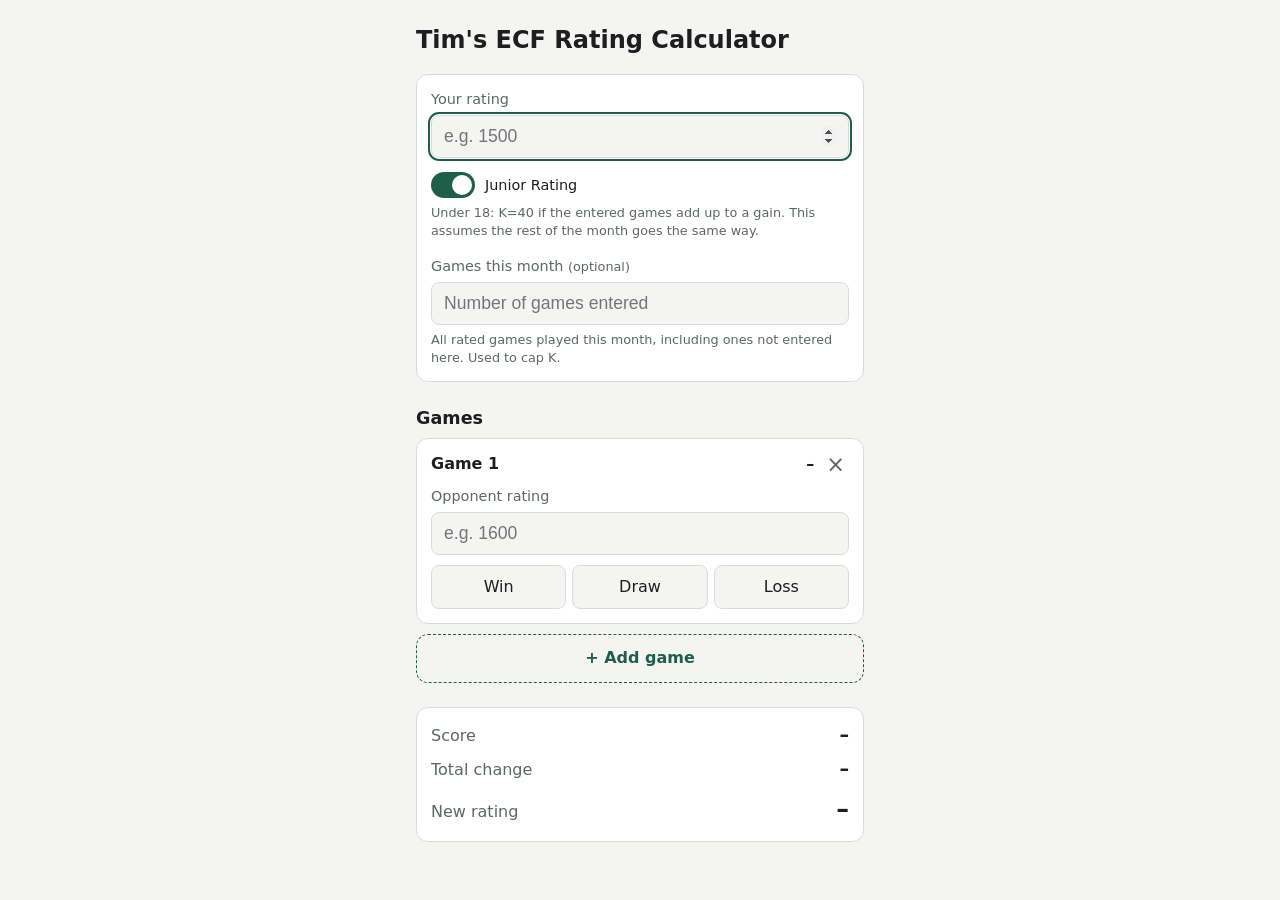
<file: index.html>
<!doctype html>
<html lang="en">
<head>
  <meta charset="utf-8">
  <meta name="viewport" content="width=device-width, initial-scale=1, viewport-fit=cover">
  <title>Tim's ECF Rating Calculator</title>
  <meta name="description" content="Calculate your ECF rating change over one or more games.">
  <meta name="theme-color" content="#1f5f4a">
  <link rel="manifest" href="manifest.json">
  <link rel="icon" href="icons/icon-192.png?v=2">
  <link rel="apple-touch-icon" href="icons/icon-180.png?v=2">
  <meta name="apple-mobile-web-app-capable" content="yes">
  <meta name="apple-mobile-web-app-title" content="ECF Rating">
  <link rel="stylesheet" href="style.css">
</head>
<body>
  <main>
    <h1>Tim's ECF Rating Calculator</h1>

    <section class="card">
      <label for="own-rating">Your rating</label>
      <input id="own-rating" type="number" inputmode="numeric" min="0" step="1" placeholder="e.g. 1500">
      <label class="toggle">
        <input id="junior" type="checkbox" role="switch" checked>
        <span>Junior Rating</span>
      </label>
      <p class="hint">Under 18: K=40 if the entered games add up to a gain. This assumes the rest of the month goes the same way.</p>
      <label for="games-month" class="spaced">Games this month <span class="optional">(optional)</span></label>
      <input id="games-month" type="number" inputmode="numeric" min="1" step="1" placeholder="Number of games entered">
      <p class="hint">All rated games played this month, including ones not entered here. Used to cap K.</p>
    </section>

    <section>
      <h2>Games</h2>
      <ol id="games" class="games"></ol>
      <button id="add-game" type="button" class="add">+ Add game</button>
    </section>

    <section class="card summary" aria-live="polite">
      <div><span>Score</span><strong id="score">–</strong></div>
      <div><span>Total change</span><strong id="total">–</strong></div>
      <div><span>New rating</span><strong id="new-rating">–</strong></div>
    </section>
  </main>

  <template id="game-template">
    <li class="game card">
      <div class="game-head">
        <span class="game-num"></span>
        <span class="change">–</span>
        <button type="button" class="remove" aria-label="Remove game">×</button>
      </div>
      <label>Opponent rating
        <input class="opp-rating" type="number" inputmode="numeric" min="0" step="1" placeholder="e.g. 1600">
      </label>
      <div class="result" role="radiogroup" aria-label="Result">
        <button type="button" data-result="1" role="radio" aria-checked="false">Win</button>
        <button type="button" data-result="0.5" role="radio" aria-checked="false">Draw</button>
        <button type="button" data-result="0" role="radio" aria-checked="false">Loss</button>
      </div>
    </li>
  </template>

  <script src="ecf.js"></script>
  <script src="app.js"></script>
</body>
</html>
</file>
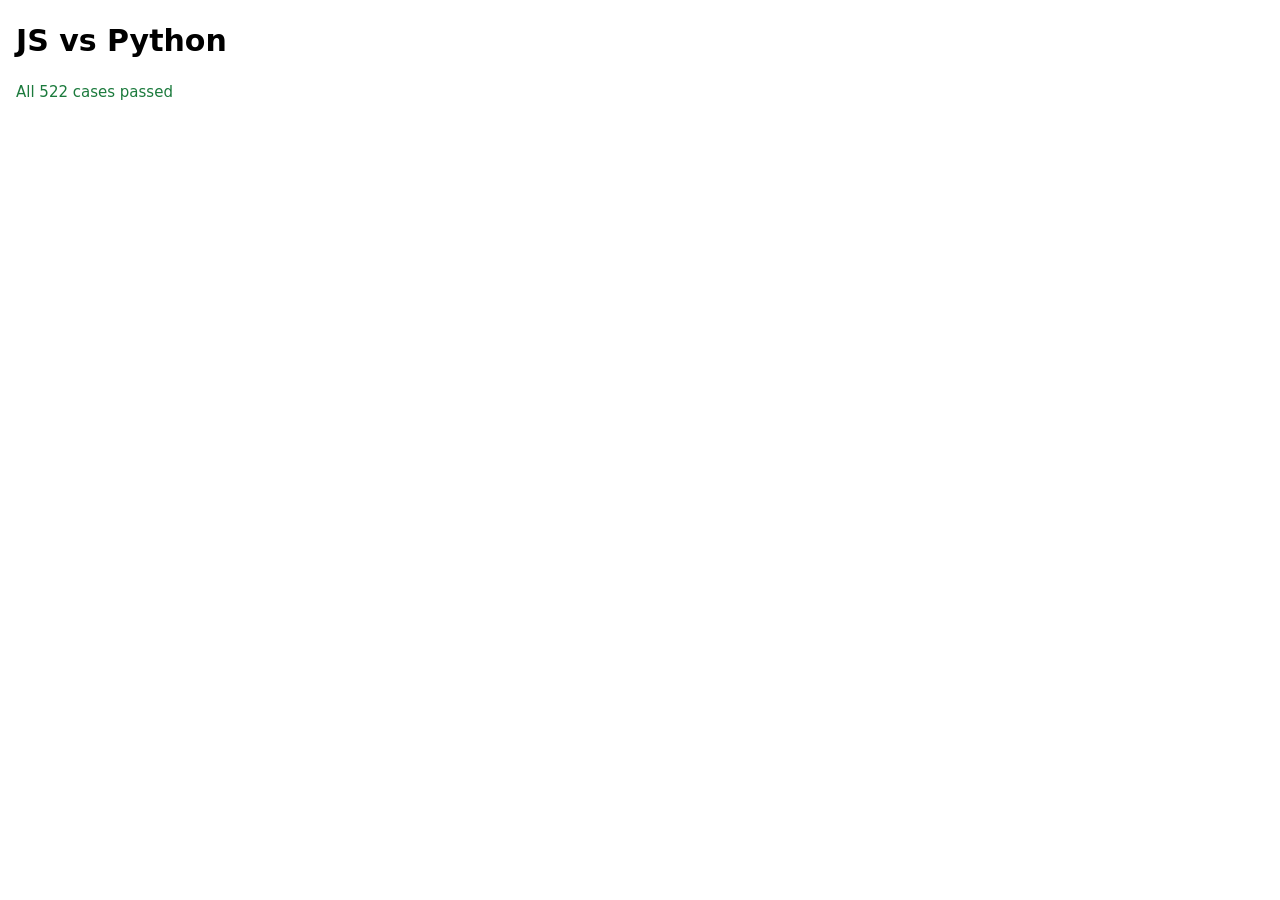
<file: tests/test.html>
<!doctype html>
<html lang="en">
<head>
  <meta charset="utf-8">
  <meta name="viewport" content="width=device-width, initial-scale=1">
  <title>ECF Rating tests</title>
  <style>
    body { font: 15px/1.4 system-ui, sans-serif; margin: 16px; }
    .pass { color: #1b7a3c; }
    .fail { color: #b3261e; }
  </style>
</head>
<body>
  <h1>JS vs Python</h1>
  <p id="summary"></p>
  <pre id="failures"></pre>

  <script src="../ecf.js"></script>
  <script src="cases.js"></script>
  <script>
    const failures = [];
    for (const [own, opp, result, expected] of CASES) {
      const got = roundTenth(getUpdate(own, opp, result));
      if (got !== expected) {
        failures.push(`getUpdate(${own}, ${opp}, ${result}) = ${got}, expected ${expected}`);
      }
    }
    const close = (a, b) => Math.abs(a - b) < 1e-6;
    for (const [own, games, junior, month, total, k, rating] of TOTAL_CASES) {
      const updates = games.map(([opp, result]) => getUpdate(own, opp, result));
      const got = totalUpdate(updates, junior, month);
      const gotRating = newRating(own, got.total);
      if (!close(got.total, total) || !close(got.k, k) || !close(gotRating, rating)) {
        failures.push(`own ${own}, ${games.length} games (month ${month}), junior ${junior}: ` +
          `got total ${got.total} K ${got.k} rating ${gotRating}, ` +
          `expected ${total} K ${k} rating ${rating}`);
      }
    }
    const count = CASES.length + TOTAL_CASES.length;
    const summary = document.getElementById('summary');
    summary.textContent = failures.length
      ? `${failures.length} of ${count} cases failed`
      : `All ${count} cases passed`;
    summary.className = failures.length ? 'fail' : 'pass';
    document.getElementById('failures').textContent = failures.join('\n');
  </script>
</body>
</html>
</file>
<file: style.css>
:root {
  --bg: #f4f5f3;
  --card: #ffffff;
  --text: #1c1f1d;
  --muted: #5f6762;
  --border: #d9ddd9;
  --accent: #1f5f4a;
  --accent-text: #ffffff;
  --up: #1b7a3c;
  --down: #b3261e;
  color-scheme: light dark;
}

@media (prefers-color-scheme: dark) {
  :root {
    --bg: #121513;
    --card: #1c201e;
    --text: #e8ebe9;
    --muted: #a0a8a3;
    --border: #333a36;
    --accent: #4fa585;
    --accent-text: #0d1a14;
    --up: #6fd08f;
    --down: #ff8a80;
  }
}

* { box-sizing: border-box; }

body {
  margin: 0;
  background: var(--bg);
  color: var(--text);
  font: 16px/1.4 system-ui, -apple-system, "Segoe UI", Roboto, sans-serif;
}

main {
  max-width: 480px;
  margin: 0 auto;
  padding: 16px 16px calc(24px + env(safe-area-inset-bottom));
}

h1 { font-size: clamp(1.1rem, 5.5vw, 1.5rem); margin: 8px 0 16px; }
h2 { font-size: 1.1rem; margin: 24px 0 8px; }

.card {
  background: var(--card);
  border: 1px solid var(--border);
  border-radius: 12px;
  padding: 14px;
}

label {
  display: block;
  font-size: 0.9rem;
  color: var(--muted);
}

input {
  display: block;
  width: 100%;
  margin-top: 6px;
  padding: 10px 12px;
  font-size: 1.1rem;
  color: var(--text);
  background: var(--bg);
  border: 1px solid var(--border);
  border-radius: 8px;
}

input:focus { outline: 2px solid var(--accent); outline-offset: 1px; }

.hint {
  margin: 6px 0 0;
  font-size: 0.8rem;
  color: var(--muted);
}

.spaced { margin-top: 16px; }
.optional { font-size: 0.8rem; }

.toggle {
  display: flex;
  align-items: center;
  gap: 10px;
  margin-top: 14px;
  color: var(--text);
  cursor: pointer;
}

.toggle input {
  appearance: none;
  flex: none;
  width: 44px;
  height: 26px;
  margin: 0;
  padding: 0;
  border-radius: 13px;
  background: var(--border);
  border: none;
  position: relative;
  cursor: pointer;
  transition: background 0.15s;
}

.toggle input::before {
  content: "";
  position: absolute;
  top: 3px;
  left: 3px;
  width: 20px;
  height: 20px;
  border-radius: 50%;
  background: #fff;
  transition: transform 0.15s;
}

.toggle input:checked { background: var(--accent); }
.toggle input:checked::before { transform: translateX(18px); }

button { font: inherit; cursor: pointer; }

.games {
  list-style: none;
  margin: 0;
  padding: 0;
  display: grid;
  gap: 10px;
}

.game-head {
  display: flex;
  align-items: center;
  gap: 8px;
  margin-bottom: 10px;
}

.game-num { font-weight: 600; }

.change {
  margin-left: auto;
  font-weight: 600;
  font-variant-numeric: tabular-nums;
}
.change.up { color: var(--up); }
.change.down { color: var(--down); }

.remove {
  border: none;
  background: none;
  color: var(--muted);
  font-size: 1.4rem;
  line-height: 1;
  padding: 0 4px;
}

.result {
  display: grid;
  grid-template-columns: repeat(3, 1fr);
  gap: 6px;
  margin-top: 10px;
}

.result button {
  padding: 10px 0;
  border: 1px solid var(--border);
  border-radius: 8px;
  background: var(--bg);
  color: var(--text);
}

.result button[aria-checked="true"] {
  background: var(--accent);
  border-color: var(--accent);
  color: var(--accent-text);
  font-weight: 600;
}

.add {
  width: 100%;
  margin-top: 10px;
  padding: 12px;
  border: 1px dashed var(--accent);
  border-radius: 12px;
  background: none;
  color: var(--accent);
  font-weight: 600;
}

.summary {
  margin-top: 24px;
  display: grid;
  gap: 8px;
}

.summary div {
  display: flex;
  justify-content: space-between;
  align-items: baseline;
}

.summary span { color: var(--muted); }

.summary strong {
  font-size: 1.2rem;
  font-variant-numeric: tabular-nums;
}

#new-rating { font-size: 1.6rem; }
</file>
